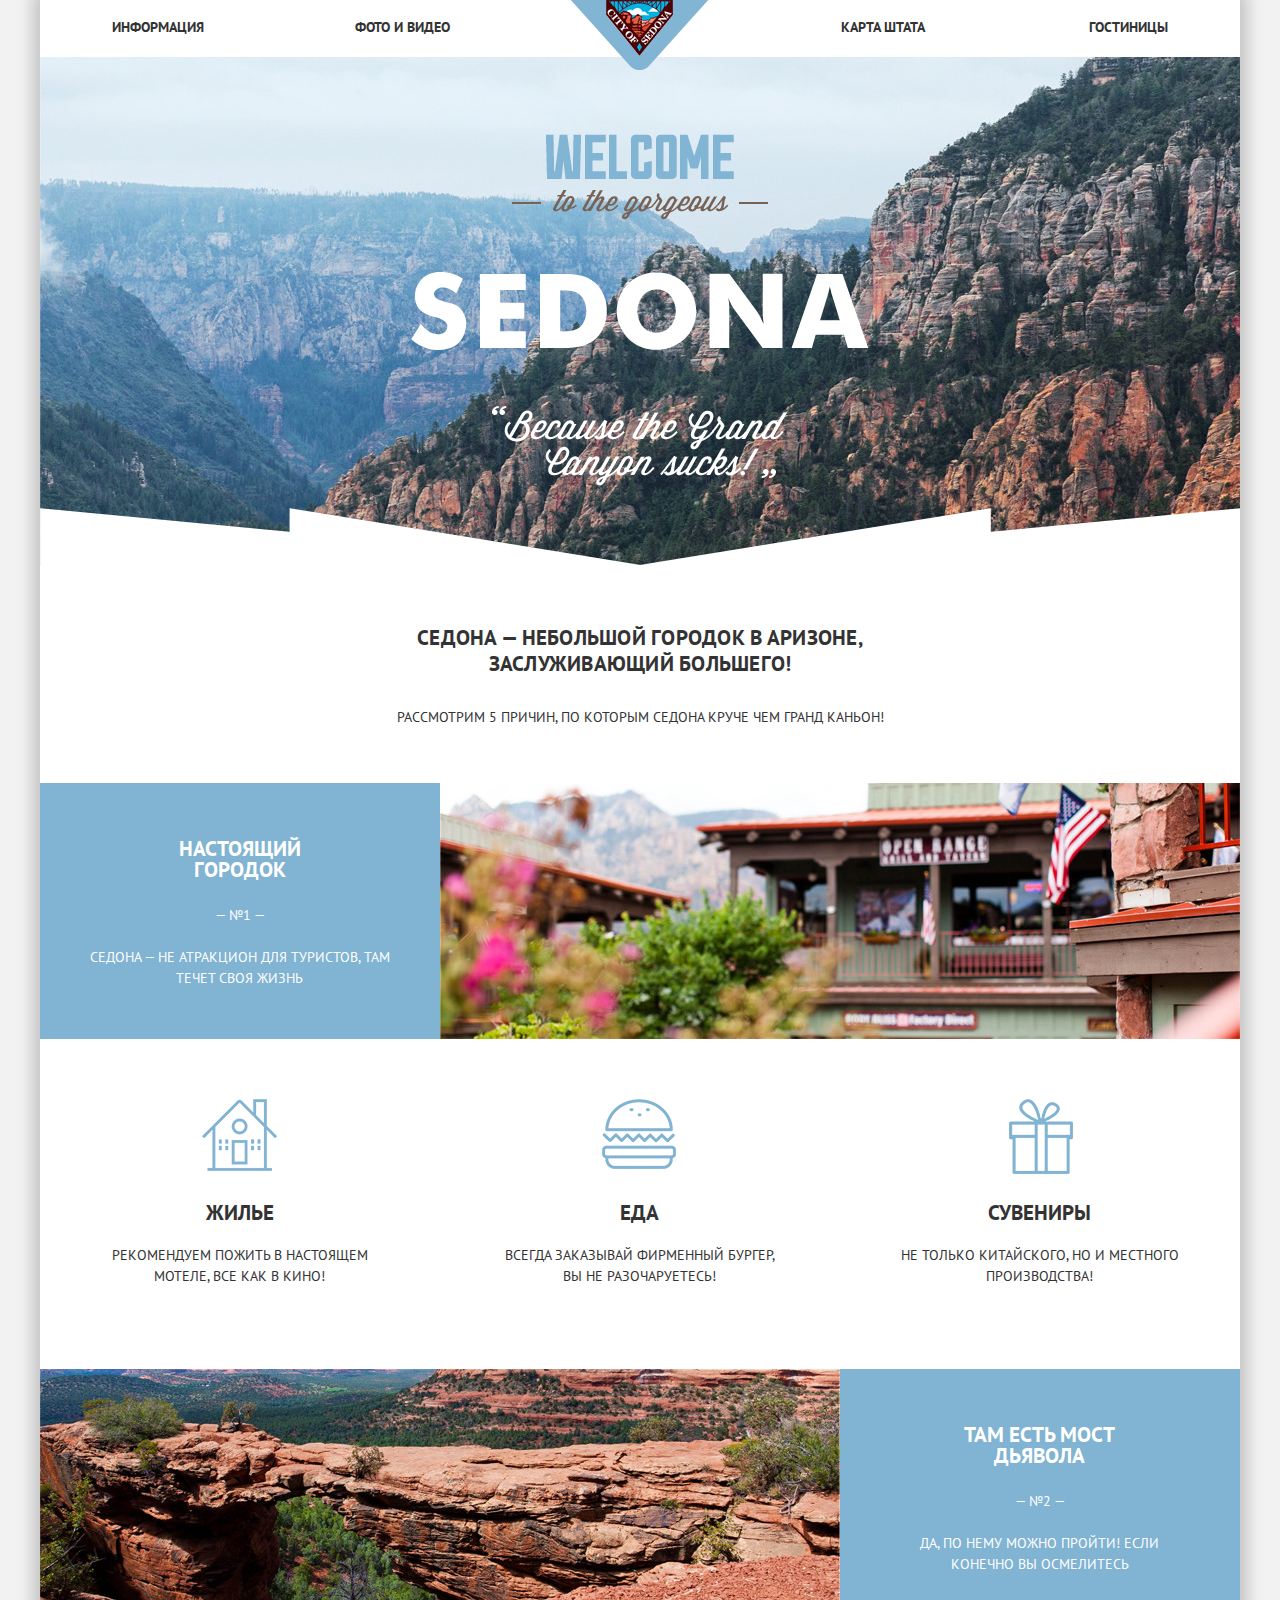
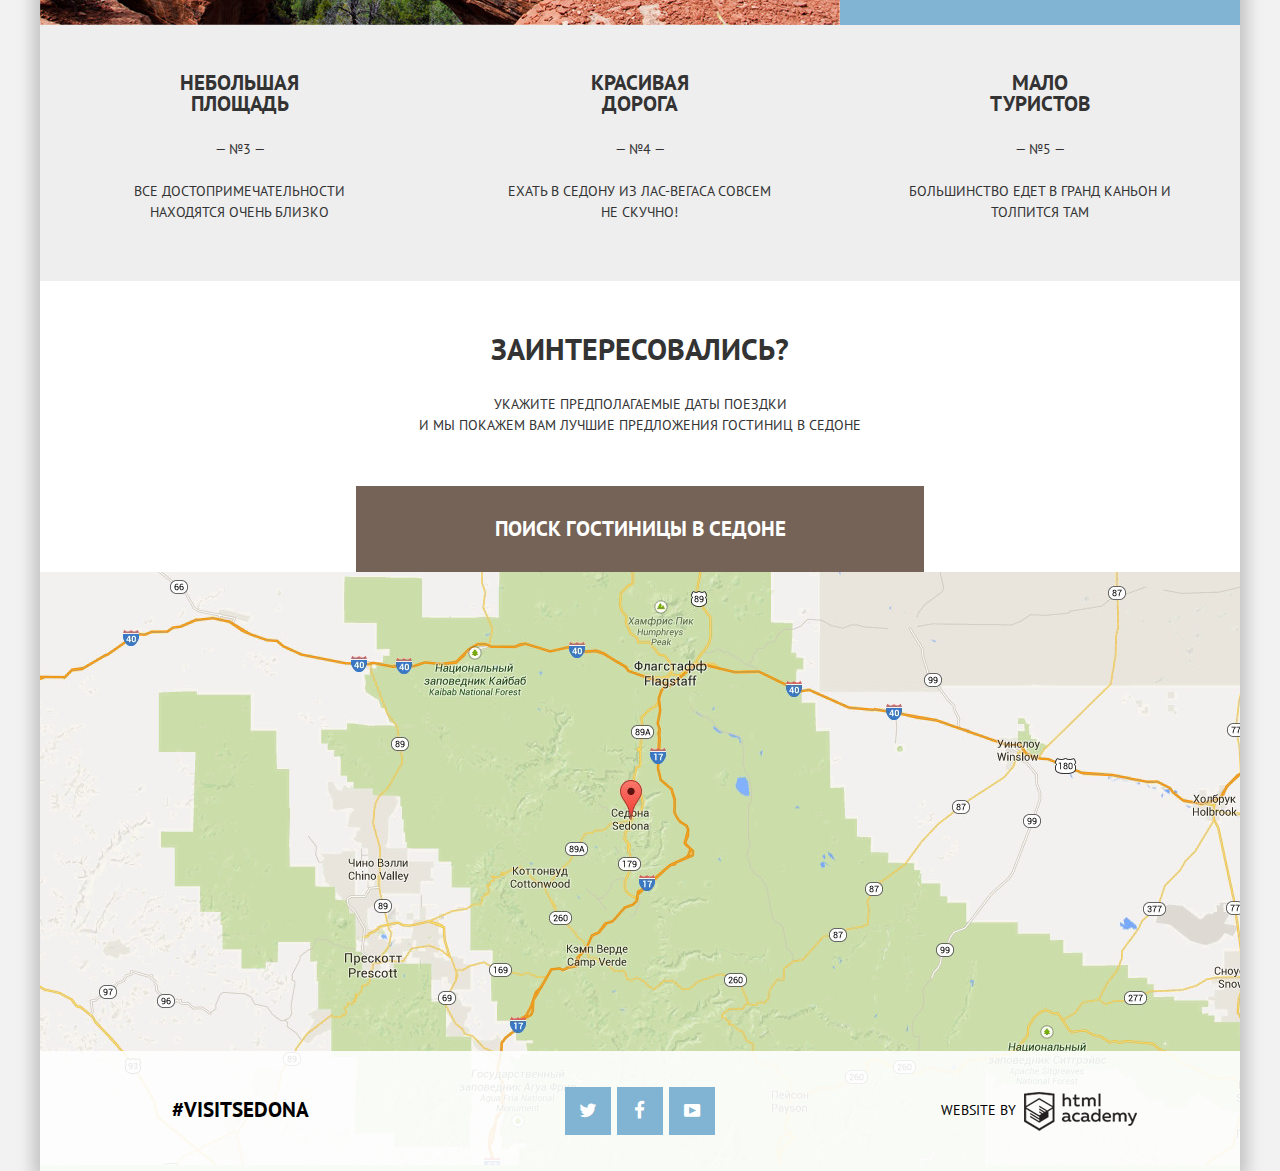
<file: index.html>
<!DOCTYPE html>
<html lang="ru">
  <head>
    <meta charset="UTF-8">
    <title>Sedona- маленький городок в Аризоне</title>
    <link rel="shortcut icon" href="img/favicon.ico" type="image/png">
    <link href='https://fonts.googleapis.com/css?family=PT+Sans:400,700&subset=cyrillic,latin' rel='stylesheet' type='text/css'>
    <link rel="stylesheet" href="css/normalize.css">
    <link rel="stylesheet" href="css/style-min.css">
  </head>
  <body>
    <div class="container clearfix">
      <header class="main-header">
        <nav class="main-menu">
          <ul class="clearfix">
            <li><a href="#">ИНФОРМАЦИЯ</a></li>
            <li><a href="#">ФОТО И ВИДЕО</a></li>
            <li><a href="hotels.html">ГОСТИНИЦЫ</a></li>
            <li><a href="#">КАРТА ШТАТА</a></li>
          </ul>
        </nav>  
        <div class="logo">
          <a href="index.html"><img src="img/logo.png" alt="Логотип Седоны" width="138" height="70"></a>
        </div>
      </header>
      <section class="promo-block">
        <img  class="promo-block-title" src="img/sedona-title.png" alt="" width="458" height="352">
        <img class="promo-block-after" src="img/white-arrow.png" alt="" width="1200" height="57">
      </section>
      <section class="advantages-header">
        <h1 class="main-title">
          СЕДОНА — небольшой городок в АРИЗОНЕ, заслуживающий большего!
        </h1>
        <p>
          Рассмотрим 5 причин, по которым Седона круче чем гранд каньон!
        </p>
      </section>
      <section class="reasons main-reasons">
        <div class="reason-item">
          <h2>НАСТОЯЩИЙ ГОРОДОК</h2>
          <span class="number"> №1 </span>
          <p>
            СЕДОНА — НЕ АТРАКЦИОН ДЛЯ ТУРИСТОВ, ТАМ ТЕЧЕТ СВОЯ ЖИЗНЬ
          </p>
        </div>
        <div class="reason-image">
          <img src="img/reason1.jpg" alt="Жилье в Седоне" width="800" height="256">
        </div>
      </section>
      <section class="attraction-points">
        <div class="attraction-point accommodation">
          <h3>ЖИЛЬЕ</h3>
          <p>
            Рекомендуем пожить в настоящем мотеле, все как в кино!
          </p>
        </div>
        <div class="attraction-point food">
          <h3>ЕДА</h3>
          <p>Всегда заказывай ФИРМЕННЫЙ БУРГЕР, Вы НЕ разочаруетесь!</p>
        </div>
        <div class="attraction-point souvenirs">
          <h3>СУВЕНИРЫ</h3>
          <p>Не только китайского, но и местного производства!</p>
        </div>
      </section>
      <section class="reasons main-reasons">
        <div class="reason-image">
          <img src="img/reason2.jpg" alt="мост Дьявола" width="800" height="256">
        </div>
        <div class="reason-item">
          <h2>ТАМ ЕСТЬ Мост дьявола</h2>
          <span class="number"> №2 </span>
          <p>
            Да, по нему можно пройти! Если конечно вы осмелитесь
          </p>
        </div>
      </section>
      <section class="reasons other-reasons">
        <div class="reason-item">
          <h2>НЕБОЛЬШАЯ ПЛОЩАДЬ</h2>
          <span class="number"> №3 </span>
          <p>ВСЕ достопримечательности находятся очень близко</p>
        </div>
        <div class="reason-item">
          <h2>КРАСИВАЯ ДОРОГА</h2>
          <span class="number"> №4 </span>
          <p>ЕХАТЬ В СЕДОНУ ИЗ ЛАС-ВЕГАСА совсем НЕ СКУЧНО!</p>
        </div>
        <div class="reason-item">
          <h2>МАЛО ТУРИСТОВ</h2>
          <span class="number"> №5 </span>
          <p>Большинство едет в гранд каньон и толпится там</p>
        </div>
      </section>
      <section class="application-form-container">
        <h3 class="form-container-title">ЗАИНТЕРЕСОВАЛИСЬ?</h3>
        <p>
          Укажите предполагаемые даты поездки<br>
          и мы покажем вам лучшие предложения гостиниц в Cедоне
        </p>
        <a href="form.html" class="finde-hotel">ПОИСК ГОСТИНИЦЫ В Cедоне</a>
      </section>
      <section class="map">
          <iframe src="https://www.google.com/maps/embed?pb=!1m18!1m12!1m3!1d52385.13567344826!2d-111.83024367494325!3d34.8544437906171!2m3!1f0!2f0!3f0!3m2!1i1024!2i768!4f13.1!3m3!1m2!1s0x872da132f942b00d%3A0x5548c523fa6c8efd!2z0KHQtdC00L7QvdCwLCDQkNGA0LjQt9C-0L3QsCA4NjMzNiwg0KHQqNCQ!5e0!3m2!1sru!2sru!4v1461932286882" width="1200" height="593" style="border:0" allowfullscreen></iframe>
          <form class="find-hotel-form clearfix" action="URL">
            <div class="input-date-field clearfix">
              <label><span>Дата заезда:</span>
                <input class="date" type="text" name="date-of-visit" value="24 апреля 2016">
              </label>
              <button type="button" class="icon-calendar"></button>
            </div>
            <div class="input-date-field clearfix">
              <label><span>Дата выезда:</span>
                <input class="date" type="text" name="date-of-set-off" value="4 июля 2016">
              </label>
              <button type="button" class="icon-calendar"></button>
            </div>
            <label class="find-hotel-form-adults" for="find-hotel-form-adults"><span>Взрослые:</span> </label>
            <button type="button" class="icon-minus"></button>
            <input class="number" type="text" name="adults" value="2" id="find-hotel-form-adults">
            <button type="button" class="icon-plus"></button>
            <label class="find-hotel-form-kids" for="find-hotel-form-kids"><span>Дети:</span></label>
            <button type="button" class="icon-minus"></button>
            <input class="number" type="text" name="kids" value="0" id="find-hotel-form-kids">
            <button type="button" class="icon-plus"></button>
            <input type="submit" value="Найти">
          </form>
      </section>
      <footer class="main-footer main-footer-index">
        <div class="main-footer-hashtag">
          <a href="#">#visitSEDONA</a>
        </div>
        <div class="main-footer-social-contacts">
          <a href="#" class="social-btn icon-twitter">Твиттер</a>
          <a href="#" class="social-btn icon-facebook">Фейсбук</a>
          <a href="#" class="social-btn icon-youtube">YouTube</a>
        </div>
        <div class="main-footer-copyright"> 
          <a href="#">WEBSITE by <span>HTML Academy</span></a>
        </div>
      </footer>
    </div>
    <script type="text/javascript" src="js/scritpts-min.js"></script>
  </body>
</html>
</file>
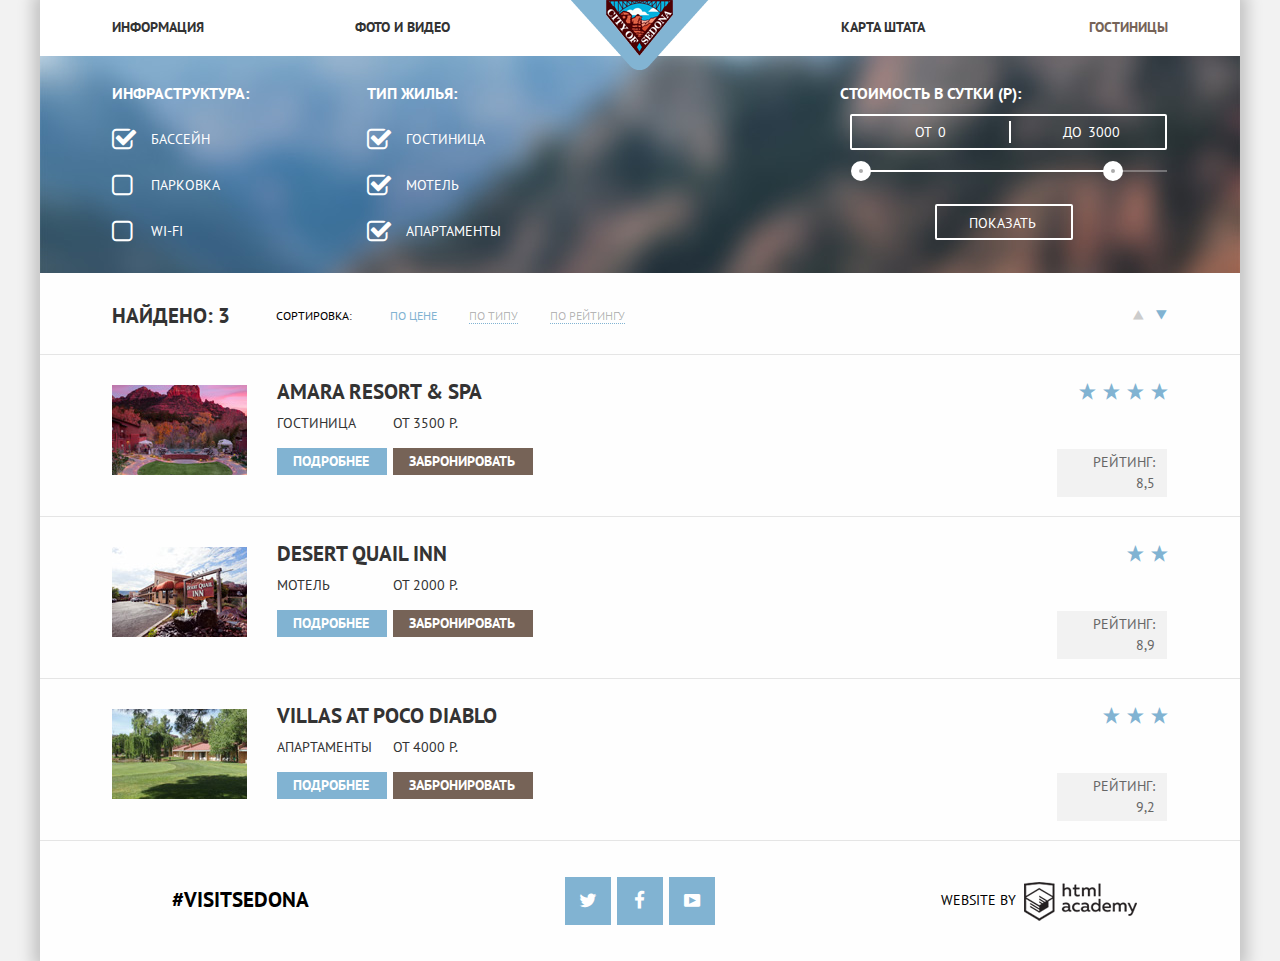
<file: hotels.html>
<!DOCTYPE html>
<html lang="ru">
  <head>
    <meta charset="UTF-8">
    <title>Гостинницы в Седоне</title>
    <link rel="shortcut icon" href="img/favicon.ico" type="image/png">
    <link href='https://fonts.googleapis.com/css?family=PT+Sans:400,700&subset=cyrillic,latin' rel='stylesheet' type='text/css'>
    <link rel="stylesheet" href="css/normalize.css">
    <link rel="stylesheet" href="css/style-min.css">
  </head>
  <body>
    <div class="container clearfix">
      <header class="main-header">
        <nav class="main-menu">
          <ul class="clearfix">
            <li ><a href="#">ИНФОРМАЦИЯ</a></li>
            <li><a href="#">ФОТО И ВИДЕО</a></li>
            <li class="main-menu-active"><a href="hotels.html">ГОСТИНИЦЫ</a></li>
            <li><a href="#">КАРТА ШТАТА</a></li>
          </ul>
        </nav>
        <div class="logo">
            <a href="index.html"><img src="img/logo.png" alt="Логотип Седоны" width="138" height="70"></a>
          </div>
      </header>
      <section class="filter">
        <form>
          <fieldset class="infrastructure">
            <legend class="form-title">ИНФРАСТРУКТУРА:</legend> 
            <input type="checkbox" name="swimming-pool" id="swimming-pool" checked>
            <label for="swimming-pool">БАССЕЙН</label>
            <input type="checkbox" name="parking-lot" id="parking-lot">
            <label for="parking-lot">ПАРКОВКА</label>
            <input type="checkbox" name="wi-fi" id="wi-fi">
            <label for="wi-fi">Wi-Fi</label>
          </fieldset>
          <fieldset class="accomodation">
            <legend class="form-title">Тип жилья:</legend>
            <input type="checkbox" name="hotel" id="hotel" checked>
            <label for="hotel">Гостиница</label>
            <input type="checkbox" name="motel" id="motel" checked>
            <label for="motel">МОТЕЛЬ</label>
            <input type="checkbox" name="apartments" id="apartments"  checked>
            <label for="apartments">АПАРТАМЕНТЫ</label>
          </fieldset>
          <fieldset class="filter-price">
            <legend class="form-title">Стоимость в сутки (Р):</legend>
            <div class="filter-price-range">
              <label>от<input type="text" name="min-price" value="0"></label>
              <label>до<input type="text" name="max-price" value="3000"></label>
            </div> 
            <div class="scale">
              <div class="bar">
                <div class="toggler min-toggler"></div>
                <div class="toggler max-toggler"></div>
              </div>
            </div>
            <button type="submit">Показать</button>
          </fieldset>
        </form>
      </section>
      <section class="sorting">
        <h3>Найдено: 3</h3>
        <div class="sort">
          <span>СОРТИРОВКА:</span>
          <ul class="sorting-feature">
            <li class="sorting-feature-active"><a>ПО ЦЕНЕ</a></li>
            <li><a href="#">ПО ТИПУ</a></li>
            <li><a href="#">ПО РЕЙТИНГУ</a></li>
          </ul>
          <ul class="sorting-type">
            <li ><a class="icon-up-dir" href="#">По возрастанию</a></li>
            <li class="sorting-type-active"><a class="icon-down-dir">По убыванию</a></li>
          </ul>
        </div>
      </section>
      <article class="catalog-item">
        <div class="hotel-photo"><img src="img/hotel1.jpg" alt="Amara Resort &amp; Spa" width="135" height="90"></div>
        <div class="hotels-name">
          <h1 class="hotel-name"><a href="#">Amara Resort &amp; Spa</a></h1> 
          <div class="type-of-hotel">
            <span>Гостиница</span>
            <a href="#" class="btn btn-blue">ПОДРОБНЕЕ</a>
          </div>       
          <div class="catalog-item-price">
            <span>ОТ 3500 Р.</span>
            <a href="#" class="btn btn-brown">ЗАБРОНИРОВАТЬ</a>
          </div>
        </div>
        <div class="hotels-rating"> 
          <div class="rating-stars four-stars"></div>
          <span class="raiting-number">Рейтинг: 8,5</span> 
        </div>
      </article>
      <article class="catalog-item">
        <div class="hotel-photo"><img src="img/hotel2.jpg" alt="Desert Quail Inn" width="135" height="90"></div>
        <div class="hotels-name">
          <h1 class="hotel-name"><a href="#">Desert Quail Inn</a></h1>
          <div class="type-of-hotel">
            <span>Мотель</span>
            <a href="#" class="btn btn-blue">ПОДРОБНЕЕ</a>
          </div>
          <div class="catalog-item-price">
            <span>ОТ 2000 Р.</span>
            <a href="#" class="btn btn-brown">ЗАБРОНИРОВАТЬ</a>
          </div>
        </div>
        <div class="hotels-rating">
          <div class="rating-stars two-stars"></div>
          <span class="raiting-number">Рейтинг: 8,9</span> 
        </div>
      </article>
      <article class="catalog-item">
        <div class="hotel-photo"><img src="img/hotel3.jpg" alt="Villas at Poco Diablo" width="135" height="90"></div>
        <div class="hotels-name">
          <h1 class="hotel-name"><a href="#">Villas at Poco Diablo</a></h1>
          <div class="type-of-hotel">
            <span>Апартаменты</span>
            <a href="#" class="btn btn-blue">ПОДРОБНЕЕ</a>
          </div>
          <div class="catalog-item-price">
            <span>ОТ 4000 Р.</span>
            <a href="#" class="btn btn-brown">ЗАБРОНИРОВАТЬ</a>
          </div>
        </div>
        <div class="hotels-rating">
          <div class="rating-stars three-stars"></div>
          <span class="raiting-number">Рейтинг: 9,2</span> 
        </div>
      </article>
      <footer class="main-footer">
        <div class="main-footer-hashtag">
          <a href="#">#visitSEDONA</a>
        </div>
        <div class="main-footer-social-contacts">
          <a href="#" class="social-btn icon-twitter">Твиттер</a>
          <a href="#" class="social-btn icon-facebook">Фейсбук</a>
          <a href="#" class="social-btn icon-youtube">YouTube</a>
        </div>
        <div class="main-footer-copyright"> 
          <a href="#">WEBSITE by <span>HTML Academy</span></a>
        </div>
      </footer>
    </div>
  </body>
</html>
</file>
<file: css/style-min.css>
@font-face{font-family:"symbols-sedona";font-weight:normal;font-style:normal;src:url("fonts/symbols-sedona.woff") format("woff"), url("fonts/symbols-sedona.woff2") format("woff2")}[class^="icon-"]::before,[class*=" icon-"]::before{font-family:"symbols-sedona";font-weight:normal;font-style:normal;font-variant:normal;line-height:1em;display:inline-block;width:1em;margin-right:.2em;margin-left:.2em;text-align:center;vertical-align:top;text-decoration:inherit;text-transform:none;speak:none}.icon-facebook::before{content:"\66"}.icon-twitter::before{content:"\74"}.icon-up-dir::before{content:"\25b2"}.icon-down-dir::before{content:"\25bc"}.icon-star::before{content:"\2605"}.icon-calendar::before{content:"\e800"}.icon-plus::before{content:"\e801"}.icon-minus::before{content:"\e802"}.icon-youtube::before{content:"\f39e"}body{font:14px/21px "PT Sans", Arial, sans-serif;font-weight:400;min-width:1200px;text-transform:uppercase;color:#333;background:#f2f2f2}input{font:14px/21px "PT Sans", Arial, sans-serif}.clearfix::after{display:table;clear:both;content:""}.container{position:relative;width:1200px;margin:0 auto;background:#fff;-webkit-box-shadow:0 0 15px 7px rgba(0,1,1,.2);box-shadow:0 0 15px 7px rgba(0,1,1,.2)}.main-header{position:relative}.main-menu{padding:0 72px;padding-top:17px;padding-bottom:19px}.main-menu ul{margin:0;padding:0;list-style:none}.main-menu li{width:23%}.main-menu li:nth-child(1),.main-menu li:nth-child(2){float:left}.main-menu li:nth-child(3),.main-menu li:nth-child(4){float:right;text-align:right}.main-menu a{font-weight:700;text-decoration:none;color:inherit}.main-menu a:hover{color:#81b3d2}.main-menu a:active{opacity:.3;color:#000}.main-menu-active a{color:#766357}.main-menu-active a:hover{color:#604e43}.main-menu-active a:active{opacity:.3;color:#766357}.main-header .logo{position:absolute;top:0;right:50%;margin-right:-69px}.promo-block{width:100%;padding-top:77px;color:#fff;background:#27333a url(../img/sedona.jpg) 0 -54px no-repeat}.promo-block-title{display:block;width:458px;height:352px;margin:0 auto;margin-bottom:22px}.promo-block-after{display:block;margin:0;padding:0}.advantages-header .main-title{font-size:21px;line-height:1.238;width:449px;margin:0 auto;margin-bottom:30px;text-align:center;letter-spacing:.26px}.advantages-header{padding:0 72px;padding-top:60px;padding-bottom:55px}.advantages-header p{width:95%;margin:0 auto;text-align:center}.reasons{font-size:0;line-height:0;position:relative;z-index:2}.reason-item{font-size:14px;line-height:1.5;display:inline-block;width:33.33%;min-height:153px;margin:0;padding-top:55px;padding-bottom:48px;text-align:center;vertical-align:top}.reason-image{display:inline-block;width:66.66%;vertical-align:top}.reason-image img{display:block}.main-reasons .reason-item{color:#fff;background:#81b3d2}.reasons h2{line-height:1;width:151px;margin:0 auto;margin-bottom:25px}.reasons .number::after{content:" —"}.reasons .number::before{content:"— "}.reason-item p{margin:0;margin-top:21px;padding:0 60px}.attraction-points{font-size:0;padding-top:60px;padding-bottom:68px}.attraction-point{font-size:14px;display:inline-block;width:33.33%;vertical-align:top}.attraction-point::before{display:block;width:75px;height:75px;margin:0 auto;margin-bottom:28px;content:"";background-image:url(../img/spritesheet.png);background-repeat:no-repeat}.attraction-points .accommodation::before{background-position:-89px -5px}.attraction-points .food::before{background-position:-5px -5px}.attraction-points .souvenirs::before{background-position:-167px -5px}.attraction-points h3{font-size:21px;line-height:1;width:95%;margin:0 auto;margin-bottom:22px;text-align:center}.attraction-points p{padding:0 57px;text-align:center}.other-reasons .reason-item{padding-top:47px;padding-bottom:56px;background:#eee}.main-reasons p{padding:0 49px}.form-container-title{font-size:30px;width:95%;margin:0 auto;margin-bottom:35px;text-align:center}.application-form-container{position:relative;z-index:2;padding-top:57px;background:#fff}.application-form-container p{width:95%;margin:0 auto;margin-bottom:50px;text-align:center}.application-form-container .finde-hotel{font-size:21px;font-weight:700;line-height:1.238;display:block;width:548px;margin:0 auto;padding:30px 10px;text-align:center;text-decoration:none;color:#fff;background:#766357}.map{position:relative;min-height:473px;background:#cbdda9 url(../img/map.jpg) no-repeat}.find-hotel-form{position:absolute;z-index:-1;top:0;right:50%;width:459px;margin-right:-284.5px;padding:55px;padding-top:47px;-webkit-transition:all 2s;transition:all 2s;-webkit-transform:translateY(-150%);-ms-transform:translateY(-150%);transform:translateY(-150%);background:#fff;-webkit-box-shadow:0 10px 19px 0 rgba(0,1,1,.15);box-shadow:0 10px 19px 0 rgba(0,1,1,.15)}.find-hotel-form-show{z-index:1;-webkit-transform:translateY(0);-ms-transform:translateY(0);transform:translateY(0)}.find-hotel-form label{font-weight:700;line-height:1.857;position:relative;float:left;width:459px;margin-bottom:9px;padding-top:8px;padding-bottom:8px}.find-hotel-form button{font-size:21px;line-height:1.238;border:none;outline:none;background:none}.find-hotel-form .date{float:right;width:291px;padding-right:40px;padding-left:15px}.find-hotel-form input[type="text"]{padding-top:8px;padding-bottom:8px;border:none;outline:none;background:#f2f2f2}.find-hotel-form span{float:left;padding-top:8px;padding-bottom:8px;letter-spacing:.26px}.find-hotel-form input{font:14px/21px "PT Sans", Arial, sans-serif;font-weight:700;letter-spacing:.26px;text-transform:uppercase}.find-hotel-form input[type="submit"]{font-size:21px;line-height:1.238;clear:both;-webkit-box-sizing:border-box;box-sizing:border-box;width:100%;margin-top:37px;padding:17px 10px;color:#fff;border:none;outline:none;background:#81b3d2}.find-hotel-form input[type="submit"]:hover{background:#669ec0}.find-hotel-form input[type="submit"]:active{color:rgba(255,255,255,.3);background:#5496bd}.find-hotel-form .icon-calendar{position:absolute;top:14px;right:-2px}.find-hotel-form .input-date-field{position:relative}.find-hotel-form .number[type="text"]{float:left;width:34px;margin-top:10px;padding-right:5px;padding-bottom:9px;padding-left:5px;text-align:center}.find-hotel-form .find-hotel-form-adults{width:103px;margin-right:10px}.find-hotel-form .find-hotel-form-kids{width:56px;margin-right:10px;margin-left:53px}.find-hotel-form .icon-minus,.find-hotel-form .icon-plus{font-size:14px;line-height:1.857;float:left;margin-top:10px;padding-top:13px;padding-bottom:0;padding-left:8px;background:#f2f2f2}.find-hotel-form .icon-plus{padding-right:9px;padding-left:5px}.find-hotel-form-adults span{margin-right:38px}.find-hotel-form-kids span{margin-right:27px}.find-hotel-form input[type="text"]:hover{background:#ebebeb}.find-hotel-form input[type="text"]:focus{outline:2px solid #e5e5e5;background:#fff}.find-hotel-form .icon-plus,.find-hotel-form .icon-minus,.find-hotel-form .icon-calendar{color:#a9a9a9}.find-hotel-form .icon-plus:hover,.find-hotel-form .icon-minus:hover,.find-hotel-form .icon-calendar:hover{color:#000}.find-hotel-form .icon-plus:active,.find-hotel-form .icon-minus:active,.find-hotel-form .icon-calendar:active{color:#81b3d2}.main-footer-index{position:absolute;bottom:0}.main-footer{font-size:0;-webkit-box-sizing:border-box;box-sizing:border-box;width:100%;padding:0 72px;padding-top:36px;padding-bottom:36px;background:rgba(254,254,254,.9)}.main-footer-hashtag,.main-footer-social-contacts,.main-footer-copyright{display:inline-block;-webkit-box-sizing:border-box;box-sizing:border-box;width:33.33%;padding:0 10px;text-align:center;vertical-align:top}.main-footer-hashtag a{font-size:21px;font-weight:700;line-height:1.238;display:block;margin-top:10px;text-decoration:none;color:#000}.main-footer-hashtag{padding-left:60px;text-align:left}.main-footer-social-contacts .social-btn{display:inline-block;-webkit-box-sizing:border-box;box-sizing:border-box;width:46px;height:48px;margin-right:6px;padding-top:14px;text-align:center;vertical-align:top;text-decoration:none;background:#81b3d2}.main-footer-social-contacts .social-btn:hover{background:#669ec0}.main-footer-social-contacts .social-btn:active{background:#5496bd}.main-footer-social-contacts .social-btn:active::before{opacity:.3}.main-footer-social-contacts .social-btn:last-child{margin-right:0}.main-footer-social-contacts .social-btn::before{font-size:19px;line-height:1.05;text-decoration:none;color:#fff}.main-footer-copyright a{font-size:14px;line-height:1.857;text-decoration:none;color:#000}.main-footer-copyright span{font-size:0;display:inline-block;width:113px;height:39px;margin-top:-6px;margin-left:4px;vertical-align:top;background:url("../img/spritesheet.png") no-repeat -5px -87px}.main-footer-copyright{margin-top:11px;padding-right:31px;text-align:right}.main-footer-copyright:hover span{background-position:-5px -136px}.main-footer-copyright:active span{opacity:.3;background-position:-5px -87px}.filter{font-size:0;margin-top:-1px;padding:0 72px;padding-top:27px;padding-bottom:6px;color:#fff;background:#535c61 url(../img/form-background.jpg) 0 0 no-repeat}.filter fieldset{font-size:14px;display:inline-block;margin:0;padding:0;vertical-align:top;border:none}.filter input[type="checkbox"]{display:none}.filter input[type="checkbox"] + label::before{font-family:"symbols-sedona";font-size:26px;margin-right:18.7px;content:"\2610 ";vertical-align:middle}.filter input[type="checkbox"] + label:hover::before{color:#fefefe}.filter input[type="checkbox"]:disabled + label::before{color:#6a6a6a}.filter input[type="checkbox"]:checked + label::before{margin-right:15px;content:"\2611"}.filter label{display:block;margin-bottom:24px}.filter legend{font-size:16px;font-weight:700;line-height:1.3125;margin:0;margin-bottom:25px;padding:0}.filter .infrastructure{width:245px;margin-right:10px}.filter .accomodation{width:463px;margin-right:10px}.filter-price legend{margin-bottom:10px}.filter-price-range{width:233px;margin-bottom:20px;margin-left:10px;padding:0 40px;border:2px solid #fff;border-radius:2px}.filter-price-range input[type=text]{width:35px;margin-left:4px;color:#fff;border:none;background:none}.filter-price-range label{display:inline-block;margin-bottom:0;padding-top:5px;padding-bottom:4px;vertical-align:top}.filter-price-range label:first-child{margin-right:48px;padding-left:23px}.filter-price-range label:first-child::after{display:inline-block;width:2px;height:22px;margin-top:-3px;margin-left:34px;content:"";vertical-align:middle;background:#fff}.filter .scale{width:309px;height:2px;margin-bottom:32px;margin-left:18px;background:rgba(255,255,255,.3)}.filter .bar{position:relative;width:256px;height:2px;background:#fff}.filter .toggler{position:absolute;top:-9px;width:4px;height:4px;cursor:pointer;border:8px solid #fff;border-radius:50%;background:#ababab}.filter .toggler:hover{background:#1c4f80}.filter .min-toggler{left:-7px}.filter .max-toggler{right:-9px}.filter button{font:14px/21px "PT Sans", Arial, sans-serif;display:block;margin:0 auto;padding-top:7px;padding-right:35px;padding-bottom:4px;padding-left:32px;text-transform:uppercase;color:#fff;border:2px solid #fff;border-radius:2px;background:none}.filter button:hover{color:#000;background:#fff}.sorting{font-size:0;padding:0 72px;padding-top:30px;padding-bottom:25px;background:#fefefe}.sorting h3{font-size:21px;font-weight:700;line-height:1.238;width:154px;margin:0;margin-right:10px}.sorting .sorting-feature{width:691px;padding-left:0}.sorting-type a::before{margin:0;letter-spacing:-12px}.sorting .sort,.sorting .sorting-feature,.sorting h3,.sorting .sorting-type{display:inline-block;vertical-align:top}.sorting .sorting-feature,.sorting .sorting-type{list-style:none}.sorting-feature li{margin-right:32px}.sorting-feature li,.sort span{font-size:12px;line-height:1.5;display:inline-block;margin-top:4px;vertical-align:top}.sorting-type li{display:inline-block;vertical-align:top}.sorting-type .icon-up-dir::before,.sorting-type .icon-down-dir::before{font-size:23px;text-decoration:none;color:#ccc}.sorting-type .icon-up-dir:hover::before,.sorting-type .icon-down-dir:hover::before{color:#000}.sorting-type .icon-up-dir:active::before,.sorting-type .icon-down-dir:active::before{color:#81b3d2}.sorting-type-active .icon-down-dir::before,.sorting-type-active .icon-up-dir::before,.sorting-type-active .icon-down-dir:hover::before,.sorting-type-active .icon-up-dir:hover::before,.sorting-type-active .icon-down-dir:active::before,.sorting-type-active .icon-up-dir:active::before{color:#81b3d2}.sorting-feature a{text-decoration:none;color:rgba(0,0,0,.3);border-bottom:1px dotted #81b3d2}.sorting-feature a:hover{color:#81b3d2}.sorting-feature a:active{color:#000;border-bottom:none}.sort span{width:104px;margin-right:10px;color:#000}.sorting-feature-active a,.sorting-feature-active a:hover,.sorting-feature-active a:active{color:#81b3d2;border-bottom:none}.catalog-item{font-size:0;padding-top:24px;padding-right:72px;padding-bottom:19px;padding-left:72px;border-top:1px solid #e5e5e5;background:#fefefe}article:last-of-type.catalog-item{border-bottom:1px solid #e5e5e5}.catalog-item .hotels-name,.catalog-item .hotels-rating,.catalog-item .hotel-photo{display:inline-block;vertical-align:top}.catalog-item .hotels-name{width:770px;margin-right:10px}.catalog-item .hotels-rating{font-size:14px;width:111px;margin-top:3px}.hotel-name a{font-size:21px;font-weight:700;line-height:1.238;text-decoration:none;color:inherit}.hotel-name a:hover{color:#81b3d2}.hotel-name a:active{color:rgba(0,0,0,.3)}.catalog-item .hotel-name{margin:0;margin-bottom:3px}.catalog-item .hotel-photo{margin-right:30px;padding-top:6px}.catalog-item .type-of-hotel,.catalog-item-price{font-size:14px;display:inline-block;vertical-align:top}.catalog-item .type-of-hotel{width:110px;margin-right:6px}.type-of-hotel span,.catalog-item-price span{display:block;margin-bottom:14px}.catalog-item .btn{font-weight:700;display:block;padding-top:3px;padding-right:18px;padding-bottom:3px;padding-left:16px;text-decoration:none;color:#fff}.catalog-item .btn:active{color:rgba(255,255,255,.3)}.catalog-item .btn-blue{background:#81b3d2}.catalog-item .btn-blue:hover{background:#669ec0}.catalog-item .btn-blue:active{background:#5496bd}.catalog-item .btn-brown{background:#766357}.catalog-item .btn-brown:hover{background:#604e43}.catalog-item .btn-brown:active{background:#503e33}.hotels-rating .rating-stars::before{font-family:"symbols-sedona";font-size:19px;line-height:1.1;content:"\2605";color:#81b3d2}.hotels-rating .rating-stars{margin-bottom:45px;text-align:right}.hotels-rating .five-stars::before{text-shadow:-24px 0 0 #81b3d2, -48px 0 0 #81b3d2, -72px 0 0 #81b3d2, -96px 0 0 #81b3d2}.hotels-rating .four-stars::before{text-shadow:-24px 0 0 #81b3d2, -48px 0 0 #81b3d2, -72px 0 0 #81b3d2}.hotels-rating .three-stars::before{text-shadow:-24px 0 0 #81b3d2, -48px 0 0 #81b3d2}.hotels-rating .two-stars::before{text-shadow:-24px 0 0 #81b3d2}.hotels-rating span{display:block;width:84px;padding-top:3px;padding-right:12px;padding-bottom:3px;padding-left:14px;text-align:right;color:#666;background:#f2f2f2}img{max-width:100%}
</file>
